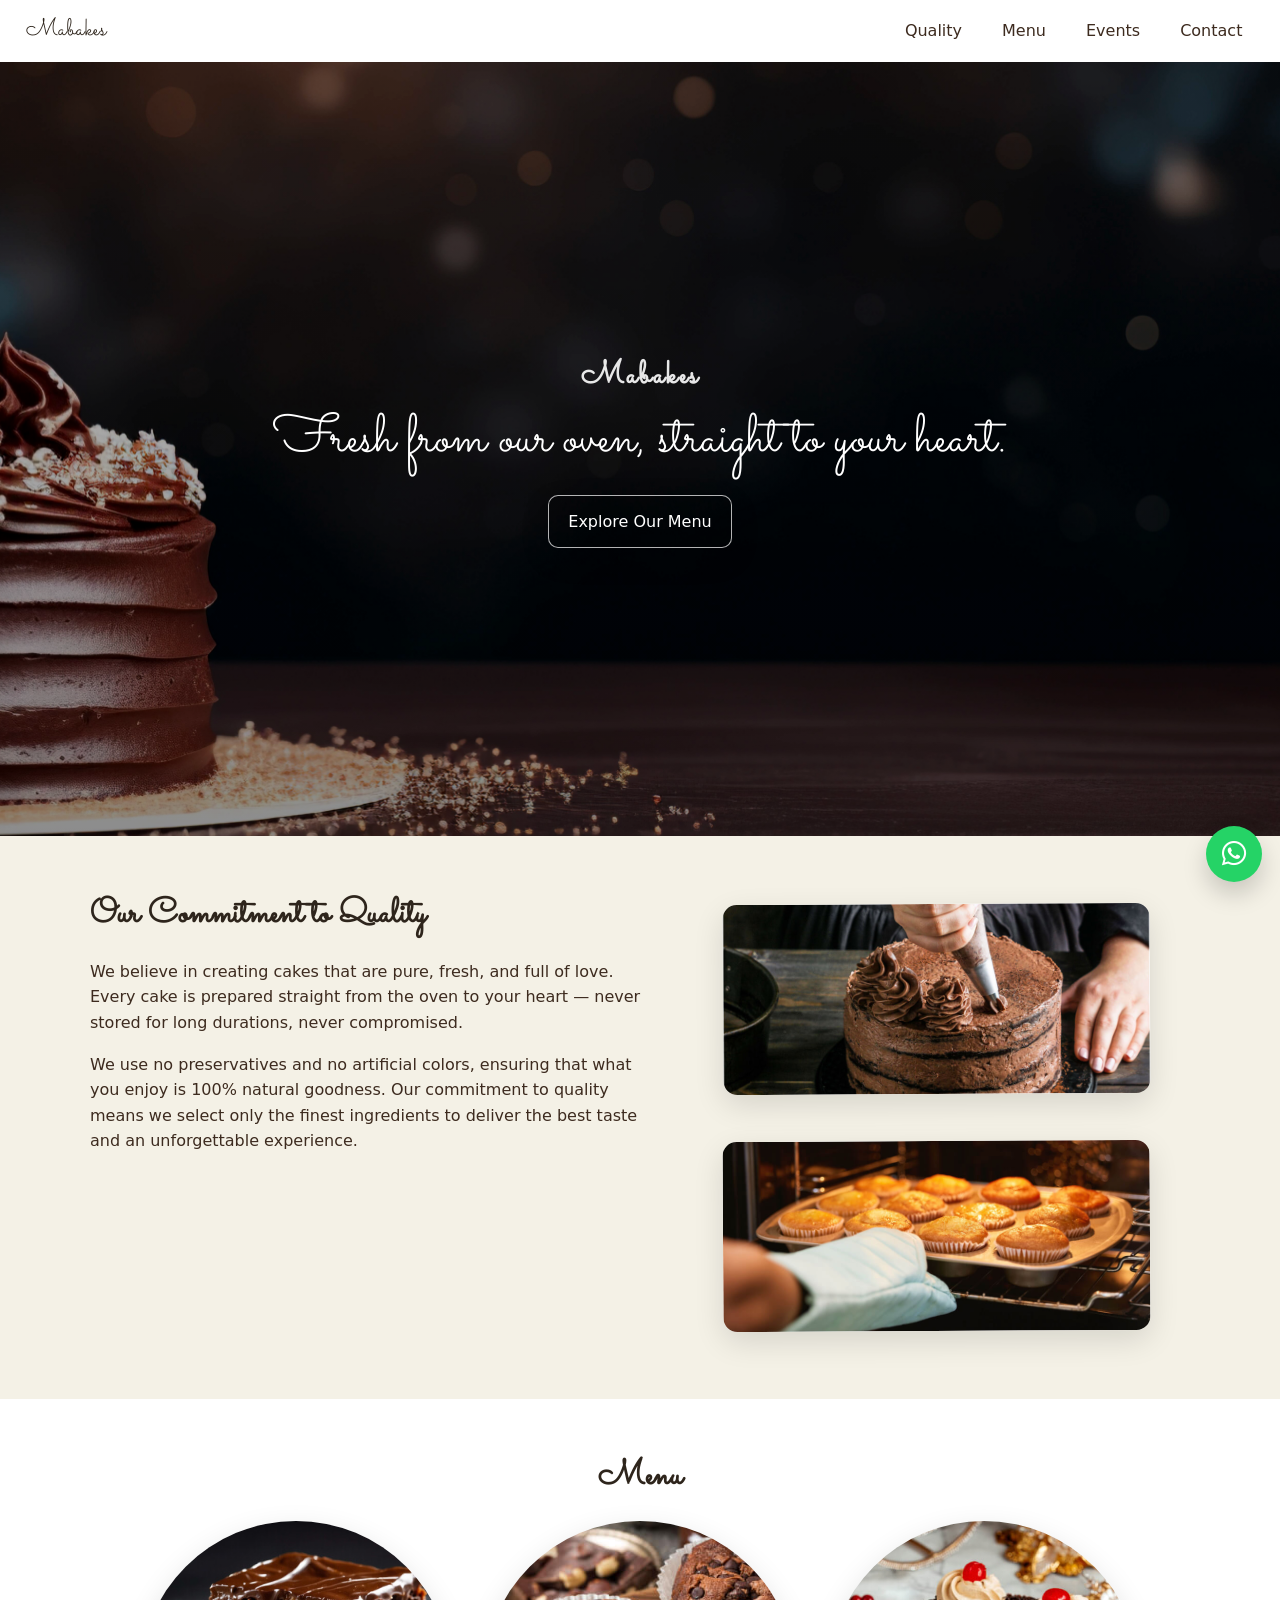
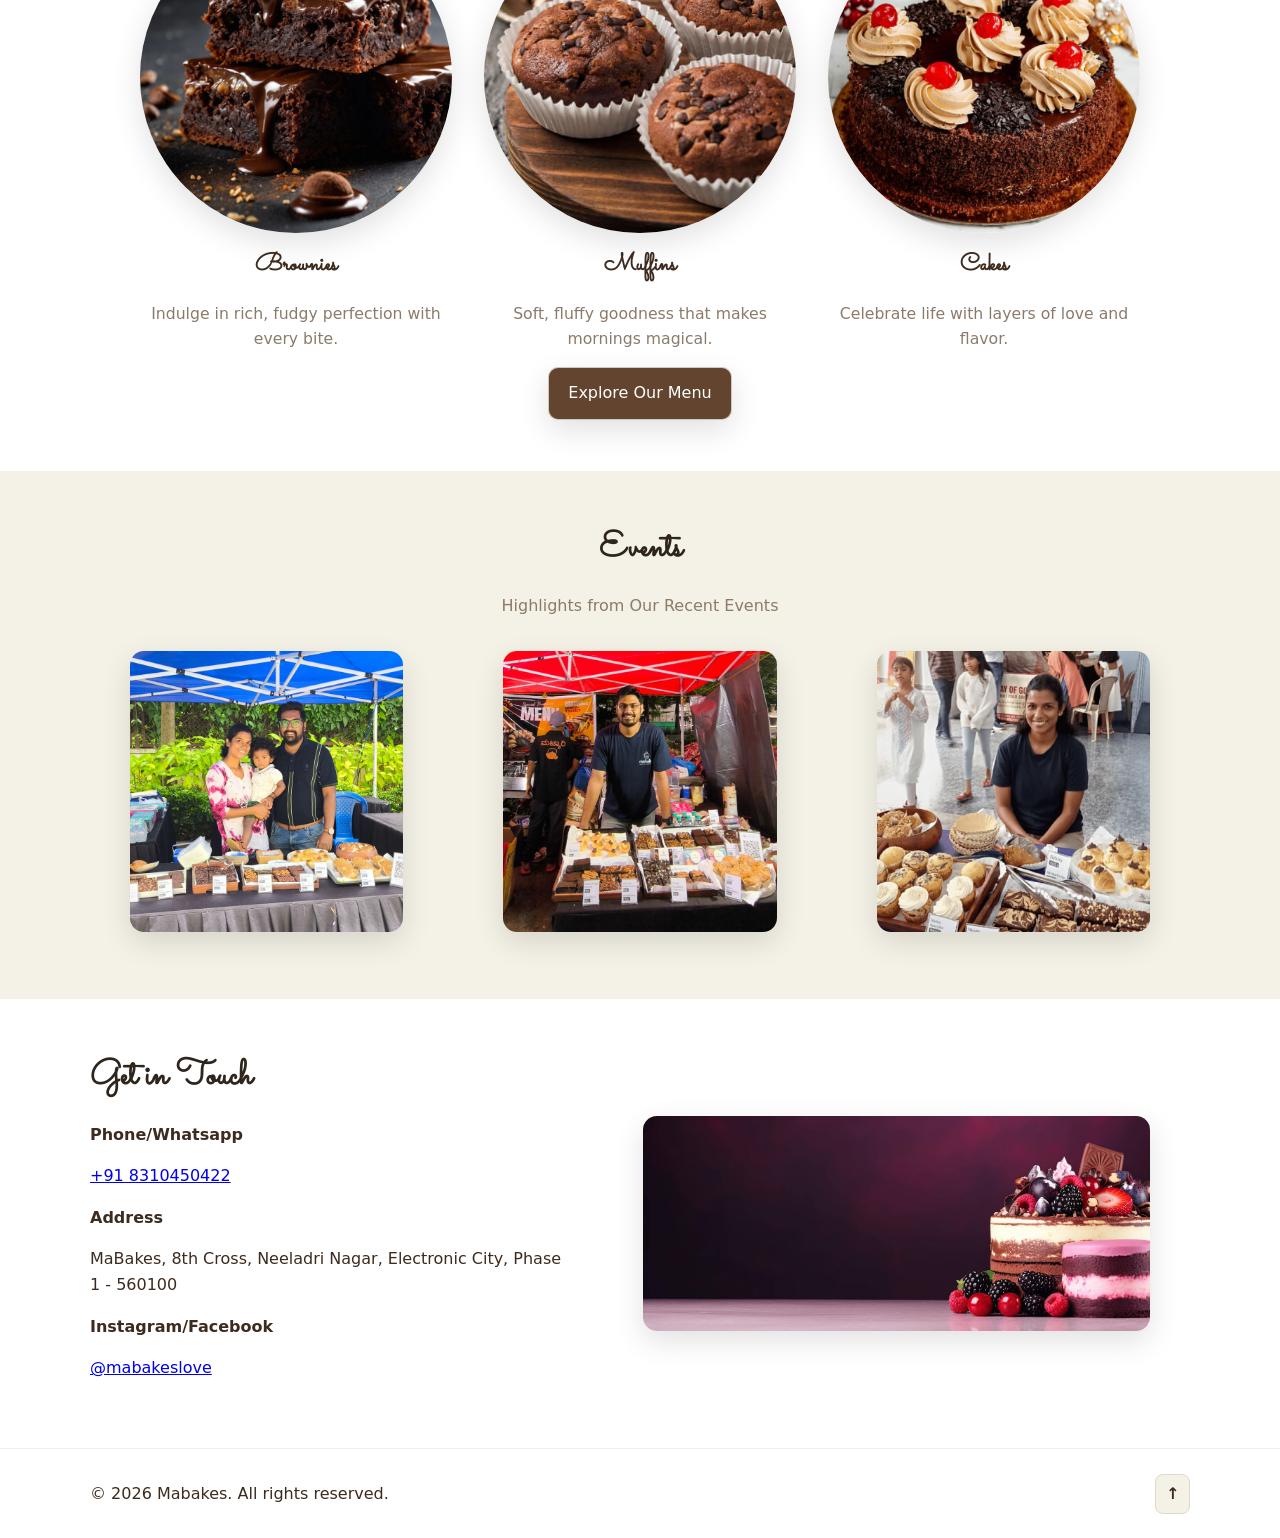
<file: index.html>
<!DOCTYPE html>
<html lang="en">
<head>
  <meta charset="utf-8" />
  <meta name="viewport" content="width=device-width, initial-scale=1" />
  <title>Mabakes — Fresh from our oven, straight to your heart</title>
  <meta name="description" content="Mabakes: Fresh, natural, preservative-free bakes. Brownies, muffins, cakes — made with love in Bengaluru." />
  <meta property="og:title" content="Mabakes" />
  <meta property="og:description" content="Fresh from our oven, straight to your heart." />
  <meta property="og:type" content="website" />
  <meta property="og:image" content="01.jpg" />
 <link rel="preconnect" href="https://fonts.googleapis.com">
<link rel="preconnect" href="https://fonts.gstatic.com" crossorigin>
<link href="https://fonts.googleapis.com/css2?family=Sacramento&display=swap" rel="stylesheet">
  <link rel="stylesheet" href="styles.css" />
  
<link
  rel="stylesheet"
  href="https://cdnjs.cloudflare.com/ajax/libs/font-awesome/6.5.0/css/all.min.css"
>
  
</head>
<body>
  <header class="site-header reveal">
    <nav class="nav">
      <a class="brand" href="#home">Mabakes</a>
      <button class="nav-toggle" aria-label="Toggle navigation">☰</button>
      <ul class="nav-links">
        <li><a href="#quality">Quality</a></li>
        <li><a href="#menu">Menu</a></li>
        <li><a href="#events">Events</a></li>
        <li><a href="#contact">Contact</a></li>
      </ul>
    </nav>
  </header>

  <!-- 01: Hero -->
  <section id="home" class="hero section-01">
    <div class="hero-bg" role="img" aria-label="Chocolate cake"></div>
    <div class="hero-content">
      <h1 class="eyebrow">Mabakes</h1>
      <h2 class="hero-title">Fresh from our oven, straight to your heart.</h2>
      <a class="btn btn-outline" href="#menu">Explore Our Menu</a>
    </div>
  </section>

  <!-- 02: Our Commitment to Quality -->
  <section id="quality" class="quality section-02 reveal">
    <div class="quality-grid container">
      <div class="quality-copy">
        <h3 class="section-title">Our Commitment to Quality</h3>
        <p>
          We believe in creating cakes that are pure, fresh, and full of love. Every cake is prepared straight
          from the oven to your heart — never stored for long durations, never compromised.
        </p>
        <p>
          We use no preservatives and no artificial colors, ensuring that what you enjoy is 100% natural goodness.
          Our commitment to quality means we select only the finest ingredients to deliver the best taste and
          an unforgettable experience.
        </p>
      </div>
      <div class="quality-images">
        <figure class="img-card tilt">
          <img src="02_1.jpg" alt="Piping chocolate cake" loading="lazy">
        </figure>
        <figure class="img-card tilt">
          <img src="02_2.jpg" alt="Fresh muffins in the oven" loading="lazy">
        </figure>
      </div>
    </div>
  </section>

  <!-- 03: Menu -->
  <section id="menu" class="menu section-03 reveal">
    <div class="container">
      <h3 class="section-title center">Menu</h3>
      <div class="menu-grid">
          
        <article class="menu-item">
          <div class="menu-photo circle">
            <img src="03_1.jpg" alt="Brownies" loading="lazy">
          </div>
          <h4 class="menu-name">Brownies</h4>
          <p class="menu-desc">Indulge in rich, fudgy perfection with every bite.</p>
        </article>
        <article class="menu-item">
          <div class="menu-photo circle">
            <img src="03_2.jpg" alt="Muffins" loading="lazy">
          </div>
          <h4 class="menu-name">Muffins</h4>
          <p class="menu-desc">Soft, fluffy goodness that makes mornings magical.</p>
        </article>
        <article class="menu-item">
          <div class="menu-photo circle">
            <img src="03_3.jpg" alt="Cakes" loading="lazy">
          </div>
          <h4 class="menu-name">Cakes</h4>
          <p class="menu-desc">Celebrate life with layers of love and flavor.</p>
        </article>
       </div>
       

<div class="menu-cta center">
  <a
    class="btn btn-outline2"
    href="https://wa.me/c/127921943486627"  <!-- WhatsApp CatalogWhatsApp catalog"
  >
    Explore Our Menu
  </a>
</div>


    </div>
  </section>

  <!-- 04: Events -->
  <section id="events" class="events section-04 reveal">
    <div class="container">
      <h3 class="section-title center">Events</h3>
      <p class="section-subtitle center">Highlights from Our Recent Events</p>
      <div class="events-grid">
        <figure class="event-card hover-zoom">
          <img src="04_1.jpg" alt="Event 1" loading="lazy">
          <figcaption>Salarpuria Sattva, Bannerghatta Road.</figcaption>
        </figure>
        <figure class="event-card hover-zoom">
          <img src="04_2.jpg" alt="Event 2" loading="lazy">
          <figcaption>Shriram Summit, Electronic City</figcaption>
        </figure>
        <figure class="event-card hover-zoom">
          <img src="04_3.jpg" alt="Event 3" loading="lazy">
          <figcaption>Nimhans Convention Center, Hosur Main Road</figcaption>
        </figure>
      </div>
    </div>
  </section>

  <!-- 05: Get in Touch -->
  <section id="contact" class="contact section-05 reveal">
    <div class="contact-grid container">
      <div class="contact-copy">
        <h3 class="section-title">Get in Touch</h3>
        <div class="contact-block">
          <h4>Phone/Whatsapp</h4>
          <p><a href="tel:+918310450422">+91 8310450422</a></p>
        </div>
        <div class="contact-block">
          <h4>Address</h4>
          <p>MaBakes, 8th Cross, Neeladri Nagar, Electronic City, Phase 1 - 560100</p>
        </div>
        <div class="contact-block">
          <h4>Instagram/Facebook</h4>
          <p><a href="https://instagram.com/mabakeslove" target="_blank" rel="noopener">@mabakeslove</a></p>
        </div>
      </div>
      <figure class="contact-photo hover-zoom">
        <img src="05.jpg" alt="Mabakes stall at an event" loading="lazy">
      </figure>
    </div>
  </section>

  <footer class="footer">
    <div class="container footer-inner">
      <p>© <span id="year"></span> Mabakes. All rights reserved.</p>
      <a href="#home" class="to-top" aria-label="Back to top">↑</a>
    </div>
  </footer>

  <script src="script.js"></script>
  
<!-- Floating WhatsApp Button -->
<a
href="https://wa.me/+91-8310450422"  sapp-float"
  class="whatsapp-float"
  target="_blank"
  rel="noopener"
  aria-label="Chat on WhatsApp"
>
  
<i class="fa-brands fa-whatsapp"></i>
</a>


</body>
</html>
</file>
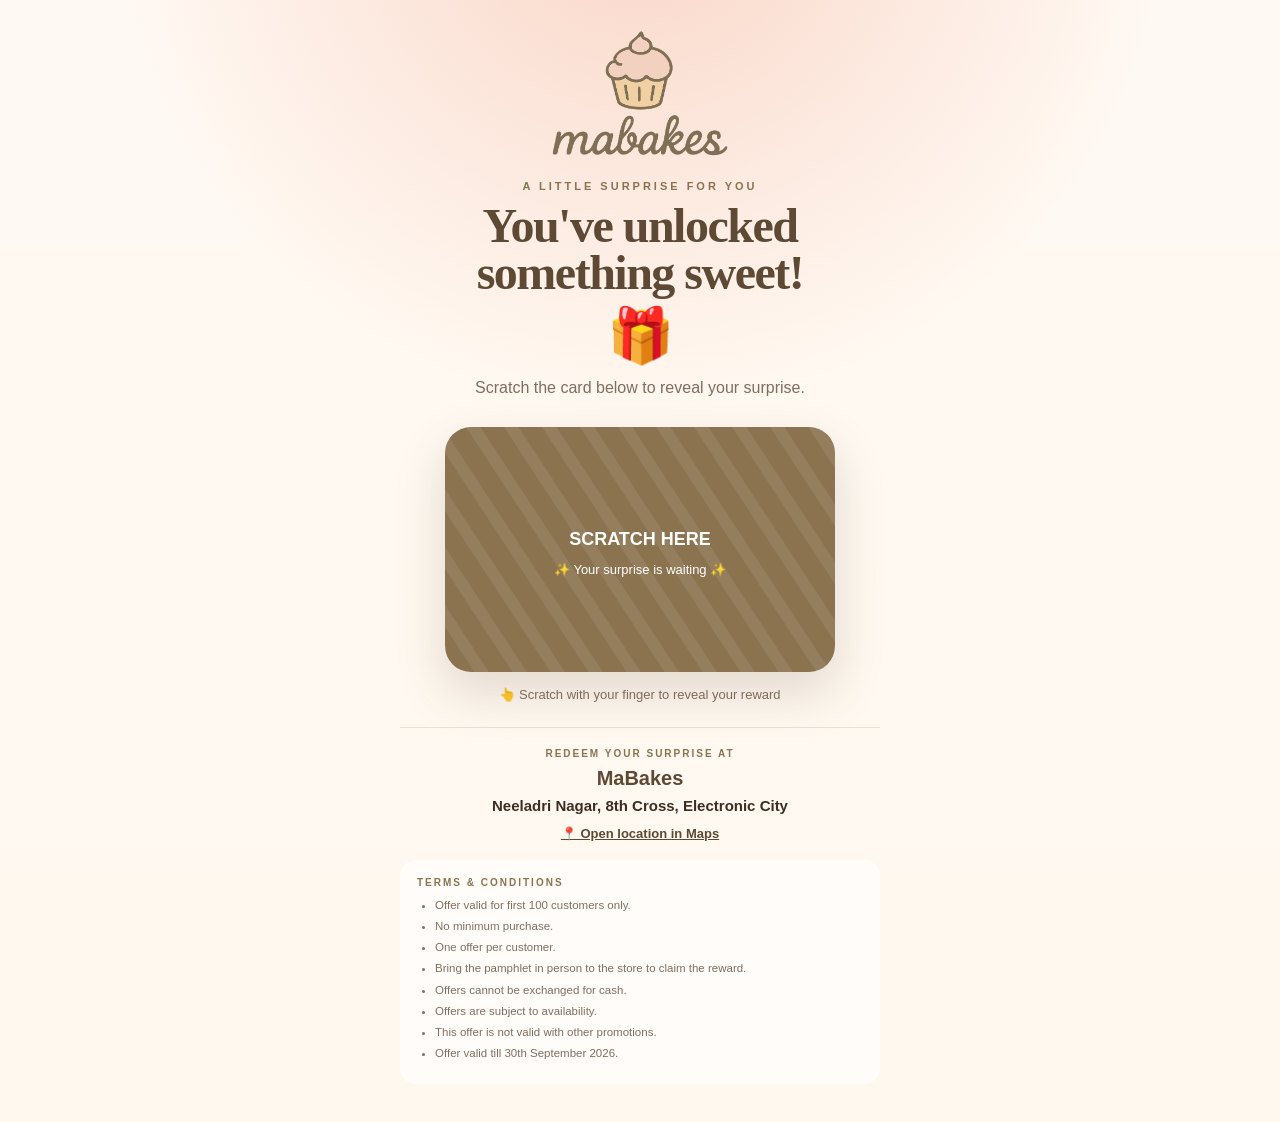
<file: surprise/index.html>
<!DOCTYPE html>
<html lang="en">
<head>
<meta charset="UTF-8">
<meta name="viewport" content="width=device-width, initial-scale=1.0, viewport-fit=cover">
<meta name="theme-color" content="#8B7350">
<title>MaBakes — A Sweet Surprise</title>
<style>
:root{--brown:#8B7350;--brown-dark:#5D4934;--cream:#FFF8EF;--pink:#F7C9B7;--ink:#3F2D22;--muted:#806E5E}
*{box-sizing:border-box}html,body{margin:0;min-height:100%}
body{min-height:100vh;font-family:Arial,Helvetica,sans-serif;color:var(--ink);background:radial-gradient(circle at 50% -10%,rgba(247,201,183,.75),transparent 38%),linear-gradient(180deg,#FFF9F3 0%,#FFF8EF 100%)}
.page{width:min(100%,520px);margin:0 auto;padding:28px 20px 38px;text-align:center}
.logo{width:180px;height:auto;display:block;margin:0 auto 20px}
.eyebrow{color:var(--brown);font-size:11px;font-weight:800;letter-spacing:3px;text-transform:uppercase;margin-bottom:10px}
h1{margin:0 auto 12px;max-width:470px;color:var(--brown-dark);font-family:Georgia,"Times New Roman",serif;font-size:clamp(34px,9vw,48px);line-height:.98;letter-spacing:-1.5px}
.gift{font-size:54px;line-height:1;margin:4px 0 14px}
.subtitle{margin:0 auto 27px;max-width:410px;color:var(--muted);font-size:16px;line-height:1.5}
.scratch-card{position:relative;width:min(100%,390px);height:245px;margin:0 auto;border-radius:26px;overflow:hidden;background:white;box-shadow:0 20px 50px rgba(93,73,52,.18)}
.reward{position:absolute;inset:0;display:flex;flex-direction:column;justify-content:center;align-items:center;padding:20px;background:#fff}
.reward-icon{font-size:57px;line-height:1;margin-bottom:10px}
.reward-kicker{color:var(--brown);font-size:10px;font-weight:900;letter-spacing:2px;text-transform:uppercase}
.reward-title{margin-top:7px;color:var(--brown-dark);font-size:30px;font-weight:900}
.reward-description{margin-top:8px;color:var(--muted);font-size:13px}
#scratchCanvas{position:absolute;inset:0;width:100%;height:100%;cursor:grab;touch-action:none}
#scratchCanvas:active{cursor:grabbing}
.instruction{margin:15px 0 22px;color:var(--muted);font-size:13px}
.claim{display:none;padding:21px 18px;border-radius:20px;color:white;background:var(--brown-dark);box-shadow:0 12px 30px rgba(93,73,52,.16);animation:pop .35s ease}
.claim.show{display:block}.claim h2{margin:0 0 8px;font-size:21px}.claim p{margin:0;font-size:14px;line-height:1.55;opacity:.95}
.claim .valid{display:block;margin-top:5px;font-weight:800}
.store{margin-top:25px;padding:20px 8px 0;border-top:1px solid rgba(139,115,80,.18)}
.store-label{color:var(--brown);font-size:10px;font-weight:900;letter-spacing:2px;text-transform:uppercase}
.store-name{margin-top:8px;color:var(--brown-dark);font-size:20px;font-weight:900}
.address{margin-top:5px;font-size:15px;font-weight:700;line-height:1.5;white-space:nowrap}
.map-link{display:inline-block;margin-top:8px;color:var(--brown-dark);font-size:13px;font-weight:800;text-decoration:underline}
.validity{margin-top:9px;color:var(--muted);font-size:12px}
.terms{margin-top:18px;padding:17px;border-radius:16px;text-align:left;background:rgba(255,255,255,.68)}
.terms h3{margin:0 0 9px;color:var(--brown);font-size:10px;font-weight:900;letter-spacing:2px;text-transform:uppercase}
.terms ul{margin:0;padding-left:18px;color:var(--muted)}.terms li{margin:4px 0;font-size:11.5px;line-height:1.5}
@keyframes pop{from{transform:scale(.94);opacity:0}to{transform:scale(1);opacity:1}}
@media(max-width:430px){.address{font-size:13.5px}}
@media(max-width:380px){.scratch-card{height:220px}.reward-title{font-size:26px}.address{font-size:12.5px}}
</style>
</head>
<body>
<main class="page">
<img class="logo" src="[data-uri]" alt="MaBakes">
<div class="eyebrow">A little surprise for you</div>
<h1>You've unlocked<br>something sweet!</h1>
<div class="gift">🎁</div>
<p class="subtitle">Scratch the card below to reveal your surprise.</p>

<section class="scratch-card">
<div class="reward">
<div class="reward-icon" id="rewardIcon">🎁</div>
<div class="reward-kicker">Your surprise is</div>
<div class="reward-title" id="rewardTitle">Something sweet</div>
<div class="reward-description" id="rewardDescription">Enjoy your special reward!</div>
</div>
<canvas id="scratchCanvas"></canvas>
</section>

<div class="instruction" id="instruction">👆 Scratch with your finger to reveal your reward</div>

<section class="claim" id="claim">
<h2>🎉 Congratulations!</h2>
<p>Bring the pamphlet to MaBakes to claim your reward.<span class="valid">Valid till 30 September 2026.</span></p>
</section>

<section class="store">
<div class="store-label">Redeem your surprise at</div>
<div class="store-name">MaBakes</div>
<div class="address">Neeladri Nagar, 8th Cross, Electronic City</div>
<a class="map-link" href="https://maps.app.goo.gl/ihdoGTJ9bFXkxVd58" target="_blank" rel="noopener noreferrer">📍 Open location in Maps</a>

</section>

<section class="terms">
<h3>Terms &amp; Conditions</h3>
<ul>
<li>Offer valid for first 100 customers only.</li>
<li>No minimum purchase.</li>
<li>One offer per customer.</li>
<li>Bring the pamphlet in person to the store to claim the reward.</li>
<li>Offers cannot be exchanged for cash.</li>
<li>Offers are subject to availability.</li>
<li>This offer is not valid with other promotions.</li>
<li>Offer valid till 30th September 2026.</li>
</ul>
</section>
</main>

<script>
const STORAGE_KEY="mabakes_scratch_reward_v3";
const rewards=[
{title:"A FREE BROWNIE",icon:"🍫",description:"A delicious brownie is waiting for you!"},
{title:"A FREE ECLAIR",icon:"🍰",description:"Treat yourself to a delicious eclair!"},
{title:"A FREE MUFFIN",icon:"🧁",description:"Enjoy a freshly baked muffin on us!"},
];

function getSavedReward(){
try{
const saved=localStorage.getItem(STORAGE_KEY);
if(saved)return JSON.parse(saved);
const selected=rewards[Math.floor(Math.random()*rewards.length)];
localStorage.setItem(STORAGE_KEY,JSON.stringify(selected));
return selected;
}catch(e){return rewards[Math.floor(Math.random()*rewards.length)];}
}

const visitorReward=getSavedReward();
document.getElementById("rewardIcon").textContent=visitorReward.icon;
document.getElementById("rewardTitle").textContent=visitorReward.title;
document.getElementById("rewardDescription").textContent=visitorReward.description;

const canvas=document.getElementById("scratchCanvas"),ctx=canvas.getContext("2d"),card=document.querySelector(".scratch-card");
let scratching=false,revealed=false;

function setupCanvas(){
const rect=card.getBoundingClientRect(),dpr=Math.max(1,window.devicePixelRatio||1);
canvas.width=Math.round(rect.width*dpr);canvas.height=Math.round(rect.height*dpr);
canvas.style.width=rect.width+"px";canvas.style.height=rect.height+"px";
ctx.setTransform(dpr,0,0,dpr,0,0);ctx.globalCompositeOperation="source-over";
ctx.fillStyle="#8B7350";ctx.fillRect(0,0,rect.width,rect.height);
ctx.fillStyle="rgba(255,255,255,.08)";
for(let x=-rect.height;x<rect.width;x+=38){ctx.save();ctx.translate(x,0);ctx.rotate(-.58);ctx.fillRect(0,0,12,rect.height*2);ctx.restore();}
ctx.textAlign="center";ctx.fillStyle="#FFFFFF";ctx.font="900 18px Arial";
ctx.fillText("SCRATCH HERE",rect.width/2,rect.height/2-5);
ctx.font="13px Arial";ctx.fillText("✨ Your surprise is waiting ✨",rect.width/2,rect.height/2+24);
}

function getPointerPosition(event){
const rect=canvas.getBoundingClientRect(),point=event.touches?event.touches[0]:event;
return {x:point.clientX-rect.left,y:point.clientY-rect.top};
}

function scratch(event){
if(!scratching||revealed)return;
event.preventDefault();
const point=getPointerPosition(event);
ctx.globalCompositeOperation="destination-out";ctx.beginPath();ctx.arc(point.x,point.y,29,0,Math.PI*2);ctx.fill();
checkScratchProgress();
}

function checkScratchProgress(){
const image=ctx.getImageData(0,0,canvas.width,canvas.height).data;
let transparent=0,total=0;
for(let i=3;i<image.length;i+=32){total++;if(image[i]===0)transparent++;}
if(transparent/total>=.48)revealReward();
}

function revealReward(){
if(revealed)return;revealed=true;
canvas.style.transition="opacity .55s ease";canvas.style.opacity="0";
document.getElementById("instruction").textContent="🎉 Your surprise has been revealed!";
document.getElementById("claim").classList.add("show");celebrate();
}

function celebrate(){
const symbols=["✨","🎉","❤️","🧁","🍫"];
for(let i=0;i<30;i++){
const item=document.createElement("span");item.textContent=symbols[Math.floor(Math.random()*symbols.length)];
Object.assign(item.style,{position:"fixed",left:(Math.random()*100)+"vw",top:"-20px",fontSize:(14+Math.random()*14)+"px",zIndex:9999,pointerEvents:"none"});
document.body.appendChild(item);const duration=1300+Math.random()*1400;
item.animate([{transform:"translateY(0) rotate(0deg)",opacity:1},{transform:"translateY(110vh) rotate(720deg)",opacity:0}],{duration,easing:"ease-out"});
setTimeout(()=>item.remove(),duration);
}
}

canvas.addEventListener("mousedown",()=>scratching=true);
window.addEventListener("mouseup",()=>scratching=false);
canvas.addEventListener("mousemove",scratch);
canvas.addEventListener("touchstart",event=>{scratching=true;scratch(event)},{passive:false});
canvas.addEventListener("touchmove",scratch,{passive:false});
canvas.addEventListener("touchend",()=>scratching=false);
setupCanvas();window.addEventListener("resize",setupCanvas);
</script>
</body>
</html>
</file>
<file: styles.css>
:root {
  --cream: #f4f1e6;
  --dark: #2e251c;
  --brown: #3d2b1f;
  --accent: #b48a68;
  --muted: #8b7b6a;
  --radius: 14px;
  --shadow: 0 10px 30px rgba(0,0,0,.12);
}

* { box-sizing: border-box; }
html, body { height: 100%; }
body {
  margin: 0;
  font-family: 'Inter', system-ui, -apple-system, Segoe UI, Roboto, sans-serif;
  color: var(--brown);
  background: #fff;
  line-height: 1.6;
}
img { max-width: 100%; display: block; }
.container { width: min(1100px, 92%); margin-inline: auto; }
.center { text-align: center; }

/* Header */
.site-header { position: sticky; top: 0; z-index: 50; background: rgba(255,255,255,.6); backdrop-filter: blur(8px); }
.nav { display: flex; align-items: center; justify-content: space-between; padding: .75rem 2%; }
.brand { font-family: 'Sacramento', serif; font-weight: 400; font-size: 1.5rem; color: var(--dark); text-decoration: none; letter-spacing: .5px; }
.nav-links { list-style: none; display: flex; gap: 1rem; margin: 0; padding: 0; }
.nav-links a { color: var(--brown); text-decoration: none; padding: .5rem .75rem; border-radius: 8px; transition: background .3s ease, color .3s ease; }
.nav-links a:hover { background: var(--cream); color: var(--dark); }
.nav-toggle { display: none; background: none; border: none; font-size: 1.25rem; }

/* Hero */
.hero { position: relative; min-height: 86vh; display: grid; place-items: center; overflow: hidden; }
.hero-bg { position: absolute; inset: 0; background: url('01.jpg') center/cover no-repeat; filter: saturate(.9) contrast(1.05); transform: scale(1.1); animation: subtle-pan 16s ease-in-out infinite alternate; }
.hero::after { content: ''; position: absolute; inset: 0; background: linear-gradient(to bottom, rgba(0,0,0,.25), rgba(0,0,0,.45)); }
.hero-content { position: relative; z-index: 1; text-align: center; color: #fff; padding: 0 2rem; }
.eyebrow { font-family: 'Sacramento', serif; font-size: 2rem; letter-spacing: 2px; margin: 0 0 .5rem; opacity: .9; }
.hero-title { font-family: 'Sacramento', serif; font-weight: 400; font-size: clamp(1.8rem, 5vw + .5rem, 3.4rem); margin: 0 0 1.5rem; line-height: 1.12; }
.btn { display: inline-block; padding: .8rem 1.2rem; border-radius: 10px; font-weight: 500; text-decoration: none; }
.btn-outline { color: #fff; border: 1px solid rgba(255,255,255,.7); background: rgba(0,0,0,.15); box-shadow: var(--shadow); transition: transform .25s ease, background .35s ease; }
.btn-outline:hover { transform: translateY(-2px); background: rgba(255,255,255,.12); }

@keyframes subtle-pan { from { transform: scale(1.1) translateY(-1%); } to { transform: scale(1.14) translateY(1%); } }

/* Section shared */
section { padding: clamp(2.5rem, 4vw, 4.25rem) 0; }
.section-title { font-family: 'Sacramento', serif; font-size: clamp(2rem, 2.7vw, 2.4rem); margin: 0 0 1rem; color: var(--dark); }
.section-subtitle { color: var(--muted); margin-top: .25rem; }

/* Quality */
.quality { background: var(--cream); }
.quality-grid { display: grid; grid-template-columns: 1.05fr .95fr; gap: 2rem; align-items: start; }
.quality-copy p { margin: .5rem 0 1rem; }
.quality-images { display: grid; gap: 1rem; align-content: start; }
.img-card { border-radius: var(--radius); overflow: hidden; box-shadow: var(--shadow); background: #fff; }
.img-card img { width: 100%; height: auto; display: block; }

/* Menu */
.menu .container { width: min(1000px, 92%); }
.menu-grid { display: grid; grid-template-columns: repeat(3, 1fr); gap: 2rem; align-items: start; }
.menu-item { text-align: center; }
.menu-photo { aspect-ratio: 1 / 1; overflow: hidden; }
.circle { border-radius: 50%; box-shadow: var(--shadow); }
.menu-photo img { width: 100%; height: 100%; object-fit: cover; transition: transform .5s ease; }
.menu-item:hover img { transform: scale(1.05); }
.menu-name { font-family: 'Sacramento', serif; font-size: 1.5rem; margin: .85rem 0 .35rem; }
.menu-desc { color: var(--muted); font-size: .98rem; }
.btn { display: inline-block; padding: .8rem 1.2rem; border-radius: 10px; font-weight: 500; text-decoration: none; }
.btn-outline2 { color: #fff; border: 1px solid rgba(255,255,255,.7); background: rgba(99,68,46,100); box-shadow: var(--shadow); transition: transform .25s ease, background .35s ease; }
.btn-outline2:hover { transform: translateY(-2px); background: rgba(134,88,55,100); }

/* Events */
.events { background: var(--cream); }
.events-grid { display: grid; grid-template-columns: repeat(3, 1fr); gap: 1.25rem; }
.event-card { border-radius: var(--radius); overflow: hidden; background: #fff; box-shadow: var(--shadow); }
.event-card img { width: 100%; height: 100%; object-fit: cover; transition: transform .6s ease; }
.event-card:hover img { transform: scale(1.04); }
.event-card figcaption { padding: .85rem; text-align: center; color: var(--brown); }

/* Contact */
.contact-grid { display: grid; grid-template-columns: .9fr 1.1fr; gap: 2rem; align-items: center; }
.contact-copy .contact-block { margin-bottom: 1rem; }
.contact-copy h4 { margin: 0 0 .25rem; font-weight: 600; }
.contact-photo { border-radius: var(--radius); overflow: hidden; box-shadow: var(--shadow); }

/* Footer */
.footer { border-top: 1px solid #eee; padding: 1rem 0; }
.footer-inner { display: flex; align-items: center; justify-content: space-between; }
.to-top { text-decoration: none; color: var(--brown); font-weight: 600; background: var(--cream); border: 1px solid #e2d8c6; padding: .4rem .6rem; border-radius: 8px; }

/* Reveal on scroll */
.reveal { opacity: 0; transform: translateY(16px); transition: opacity .7s ease, transform .7s ease; }
.reveal.in-view { opacity: 1; transform: none; }

/* Fun tilt */
.tilt { transform: rotate(-.3deg); }

/* Responsive */
@media (max-width: 900px) {
  .nav-toggle { display: block; }
  .nav-links { display: none; }
  .nav.open .nav-links { display: flex; position: absolute; right: 1rem; top: 3rem; background: rgba(255,255,255,.95); padding: .6rem; border-radius: 10px; box-shadow: var(--shadow); }

  .quality-grid { grid-template-columns: 1fr; }
  .menu-grid { grid-template-columns: repeat(2, 1fr); }
  .events-grid { grid-template-columns: repeat(2, 1fr); }
  .contact-grid { grid-template-columns: 1fr; }
}

@media (max-width: 560px) {
  .menu-grid, .events-grid { grid-template-columns: 1fr; }
  .hero { min-height: 74vh; }
  .hero-title { font-size: clamp(1.6rem, 7vw, 2.4rem); }
}


/* Floating WhatsApp button */

.whatsapp-float{
  position: fixed; right: 18px; bottom: 18px;
  width: 56px; height: 56px; border-radius: 50%;
  display: grid; place-items: center;
  background:#25D366; color:#fff;    /* icon inherits white */
  box-shadow:0 12px 24px rgba(0,0,0,.18);
  z-index:60; transition:transform .25s, box-shadow .25s;
  animation:pulse 2.4s ease-in-out infinite;
}
.whatsapp-float:hover{ transform:translateY(-2px); box-shadow:0 16px 28px rgba(0,0,0,.22); }
.whatsapp-float .fa-whatsapp{ font-size:28px; line-height:1; }  /* exact icon size */
@keyframes pulse{ 0%,100%{ box-shadow:0 0 0 0 rgba(37,211,102,.35); } 50%{ box-shadow:0 0 0 12px rgba(37,211,102,0); } }
@media (max-width:560px){ .whatsapp-float{ width:52px; height:52px; right:12px; bottom:12px; } .whatsapp-float .fa-whatsapp{ font-size:26px; } }

/* Make sure the floating button isn't underlined like a normal link */
.whatsapp-float {
  text-decoration: none;       /* removes underline on anchor */
}

.whatsapp-float .wa-icon,
.whatsapp-float .fa-whatsapp {
  display: block;              /* avoids inline quirks/spacing */
  line-height: 1;              /* keeps icon tightly boxed */
</file>
